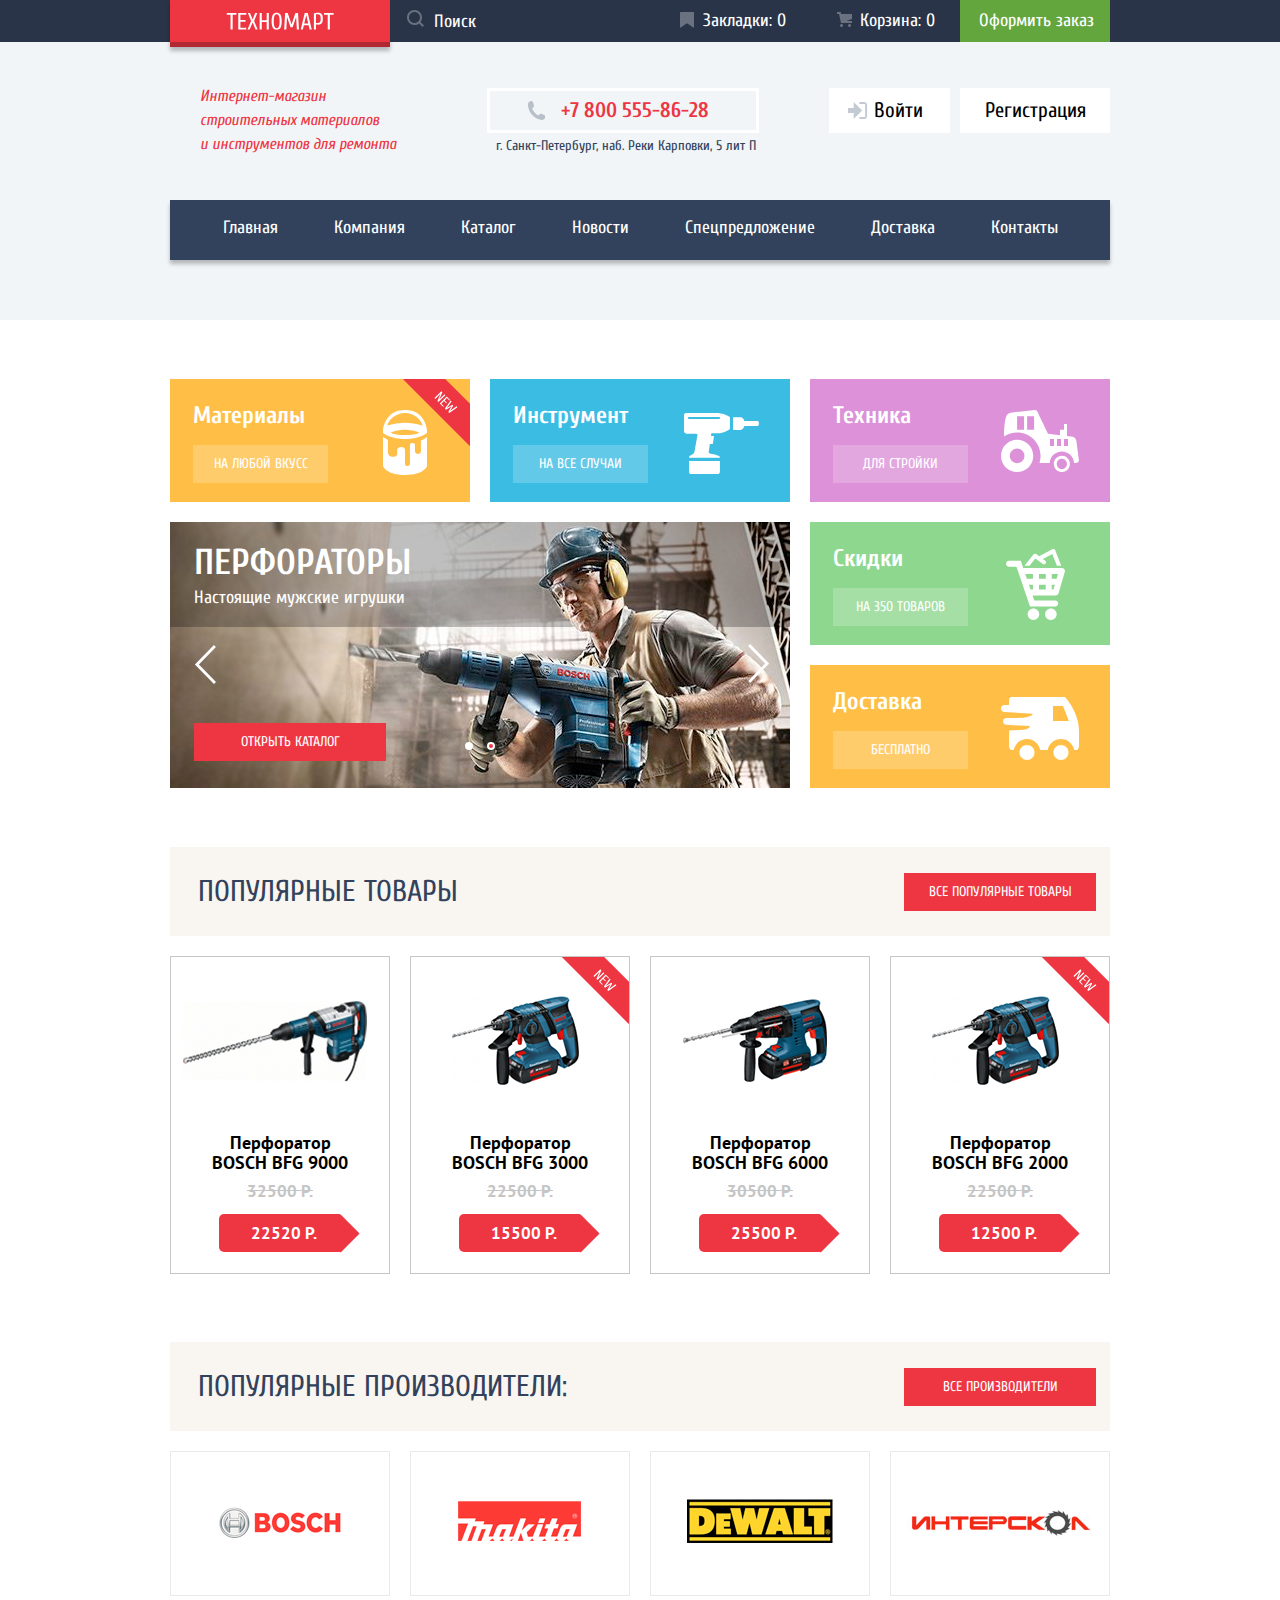
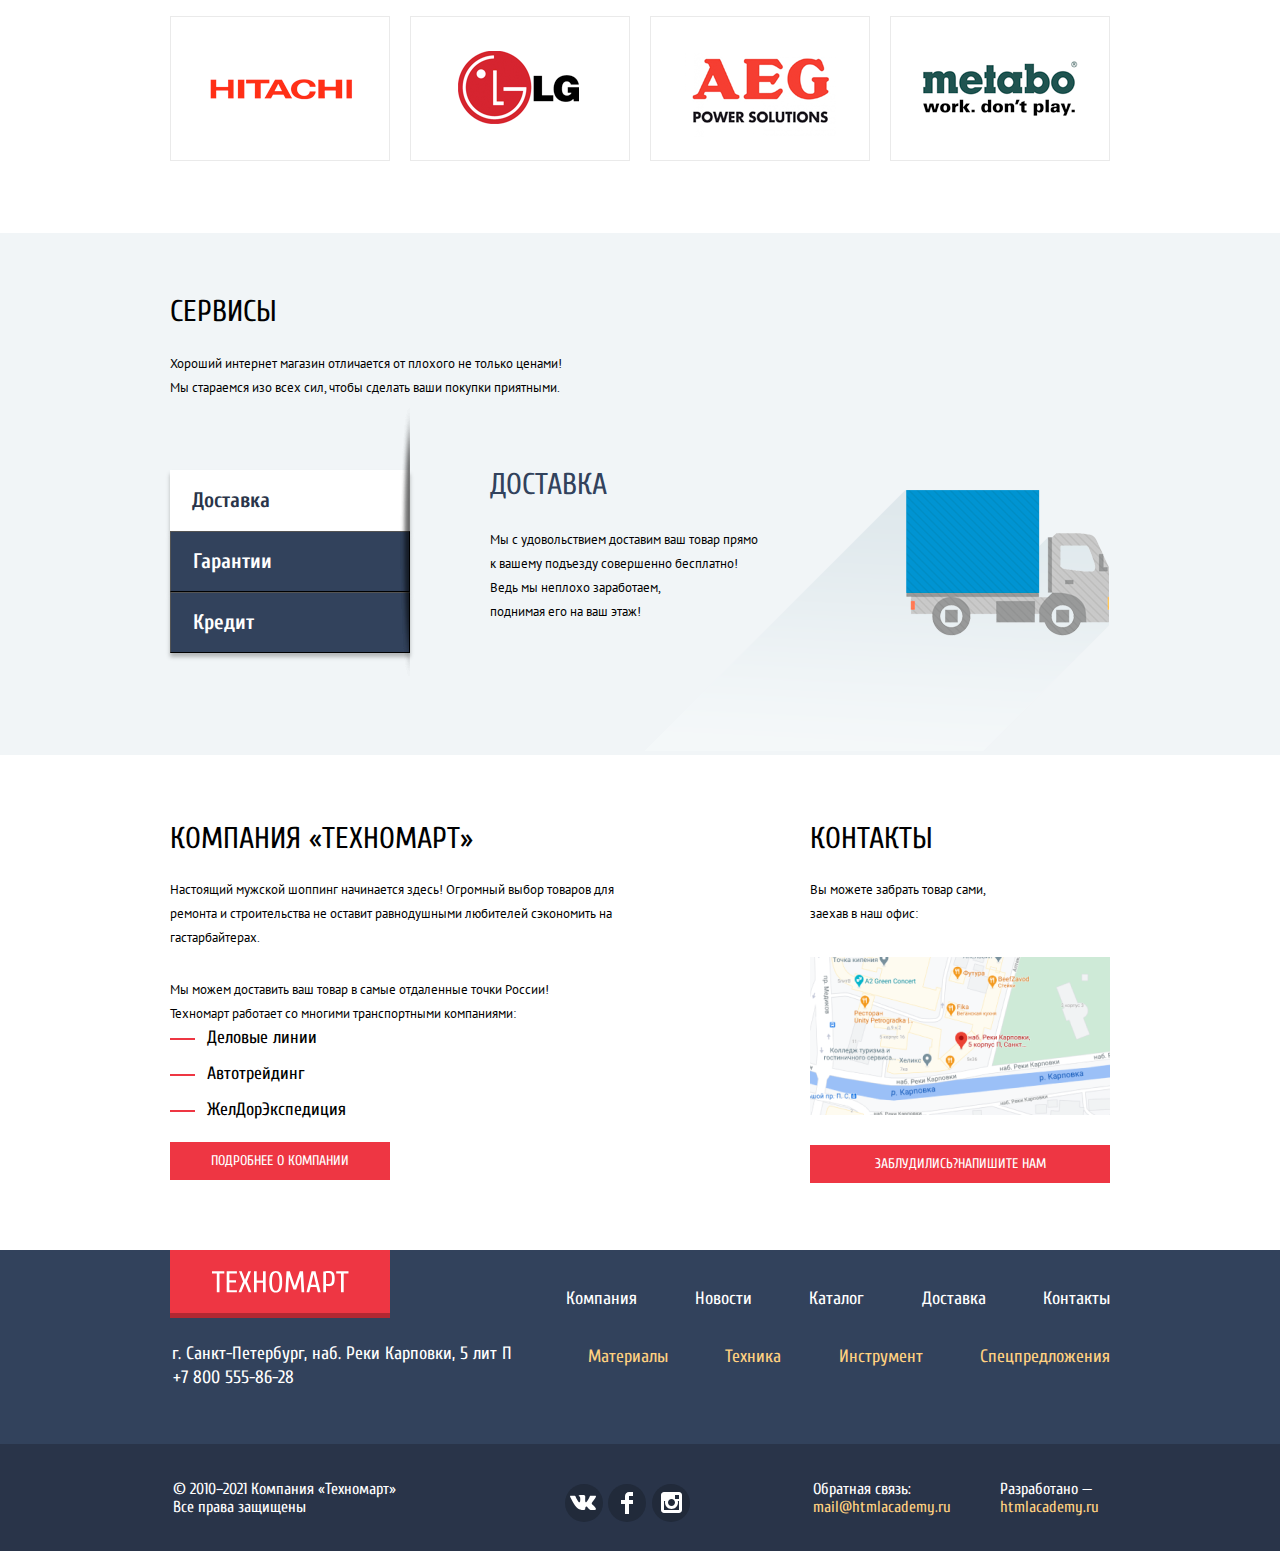
<file: index.html>
<!DOCTYPE html>
<html class="page" lang="ru">

<head>
  <meta charset="utf-8">
  <title>HTML Academy: Техномарт</title>
  <link rel="icon" href="favicon.ico">
  <link href="https://fonts.googleapis.com/css2?family=Cuprum:ital,wght@0,400;0,700;1,400&family=PT+Sans:wght@400;700&display=swap" rel="stylesheet">
  <link href="css/normalize.min.css" rel="stylesheet">
  <link href="css/style.min.css" rel="stylesheet" type="text/css">
</head>

<body class="page-body">
  <header class="main-header">
    <div class="main-header-nav">
      <div class="main-navigation center">
        <a class="main-header-logo" href="index.html">
          <img src="image/logo.svg" width="220" height="47" alt="Логотип Техномарт">
        </a>

        <form class="search" action="http://echo.htmlacademy.ru" method="post">
          <input type="text" name="search" placeholder="Поиск" id="search">
          <label for="search">
            <svg aria-hidden="true" width="17" height="17" viewBox="0 0 17 17" fill="none"
              xmlns="http://www.w3.org/2000/svg">
              <g opacity="1">
                <path fill-rule="evenodd" clip-rule="evenodd"
                  d="M13.458 12.044L17 15.586L15.586 17L12.044 13.458C10.782 14.421 9.21 15 7.5 15C3.35786 15 0 11.6421 0 7.5C0 3.35786 3.35786 0 7.5 0C11.6421 0 15 3.35786 15 7.5C15.0001 9.14309 14.4581 10.7403 13.458 12.044ZM7.5 2C4.467 2 2 4.467 2 7.5C2.00331 10.5362 4.4638 12.9967 7.5 13C10.532 13 13 10.532 13 7.5C13 4.467 10.532 2 7.5 2Z"
                  fill="white" />
              </g>
            </svg>
          </label>
        </form>


        <a class="click-icon-header bookmark" href="blank.html">Закладки: 0</a>

        <a class="click-icon-header cart" href="blank.html">Корзина: 0</a>

        <a class="place-an-order" href="blank.html">Оформить заказ</a>

      </div>
    </div>

    <div class="header-info center">
      <h1 class="phrase">Интернет-магазин
        строительных материалов
        и&nbsp;инструментов для ремонта</h1>

      <div class="header-contact">
        <a class="phone" href="tel:+78005558628">+7 800 555-86-28</a>
        <p class="address">г. Санкт-Петербург, наб. Реки Карповки, 5 лит П</p>
      </div>
      <button class="head-button get-in" type="button">Войти</button>

      <button class="head-button" type="button">Регистрация</button>
    </div>

    <nav class="navigation">
      <ul class="list">
        <li><a class="item" href="index.html">Главная</a></li>
        <li><a class="item" href="company.html">Компания</a></li>
        <li><a class="item" href="catalog.html">Каталог</a></li>
        <li><a class="item" href="news.html">Новости</a></li>
        <li><a class="item" href="specialoffer.html">Спецпредложение</a></li>
        <li><a class="item" href="delivery.html">Доставка</a></li>
        <li><a class="item" href="contacts.html">Контакты</a></li>
      </ul>
    </nav>
  </header>

  <main>
    <section class="main-content">
      <ul class="list">
        <li class="materials">
          <h2 class="name-head new">Материалы</h2>
          <button class="button" type="button">На любой вкусс</button>
        </li>

        <li class="instrumentals">
          <h2 class="name-head">Инструмент</h2>
          <button class="button" type="button">На все случаи</button>
        </li>

        <li class="technics">
          <h2 class="name-head">Техника</h2>
          <button class="button" type="button">Для стройки</button>
        </li>

        <li class="slide slide-2">
          <h2 class="name-slider">Дрели</h2>
          <p class="comments">Соседям на радость</p>
          <a href="catalog.html" class="link-as-button">Открыть каталог</a>
          <button class="button-right" type="button" aria-label="Вправо"></button>
          <button class="button-left" type="button" aria-label="Влево"></button>
          <button class="button-dot-one" type="button" aria-label="неактивный слайд"></button>
          <button class="button-dot-two" type="button" aria-label="активный слайд"></button>
        </li>

        <li class="slide slide-1">
          <h2 class="name-slider">Перфораторы</h2>
          <p class="comments">Настоящие мужские игрушки</p>
          <a href="catalog.html" class="link-as-button">Открыть каталог</a>
          <button class="button-right" type="button" aria-label="Вправо"></button>
          <button class="button-left" type="button" aria-label="Влево"></button>
          <button class="button-dot-one" type="button" aria-label="неактивный слайд"></button>
          <button class="button-dot-two dot-active" type="button" aria-label="активный слайд"></button>
        </li>


        <li class="sale">
          <h2 class="name-head">Скидки</h2>
          <button class="button" type="button">На 350 товаров</button>
        </li>

        <li class="delivery">
          <h2 class="name-head">Доставка</h2>
          <button class="button" type="button">Бесплатно</button>
        </li>
      </ul>


    </section>

    <section class="popular-goods-container center">
      <div class="popular-goods-head">
        <h2 class="popular">Популярные товары</h2>
        <a href="main.html" class="link-as-button">Все популярные товары</a>
      </div>

      <ul class="goods-cart-wrapper list">
        <li class="goods-cart" tabindex="0">
          <h3 class="name-products">Перфоратор <span class="caps">Bosch bfg 9000 </span></h3>
          <del class="old-price" aria-label="старая цена 32500 рублей">32500 Р.</del>
          <p class="price" aria-label="новая цена 22520 рублей">22520 Р.</p>
          <div class="goods-image">
            <img src="image/bfg-9000.png" width="184" height="164" alt="Перфоратор с длинным сверлом">
          </div>
          <ul class="button-section list">
            <li>
              <button class="button-buy" type="button">Купить</button>
            </li>
            <li><button class="button-bookmark" type="button">В закладки</button></li>
          </ul>
        </li>

        <li class="goods-cart" tabindex="0">
          <h3 class="name-products  new">Перфоратор <span class="caps">Bosch bfg 3000</span></h3>
          <del class="old-price" aria-label="старая цена 22500 рублей">22500 Р.</del>
          <p class="price" aria-label="новая цена 15500 рублей">15500 Р.</p>
          <div class="goods-image">
            <img src="image/bfg-3000.png" width="127" height="112" alt="Стандартный перфоратор">
          </div>
          <ul class="button-section list">
            <li>
              <button class="button-buy" type="button">Купить</button>
            </li>
            <li><button class="button-bookmark" type="button">В закладки</button></li>
          </ul>
        </li>

        <li class="goods-cart" tabindex="0">
          <h3 class="name-products">Перфоратор <span class="caps">Bosch bfg 6000</span></h3>
          <del class="old-price" aria-label="старая цена 30500 рублей">30500 Р.</del>
          <p class="price" aria-label="новая цена 25500 рублей">25500 Р.</p>
          <div class="goods-image">
            <img src="image/bfg-6000.png" width="144" height="128" alt="Средний перфоратор">
          </div>
          <ul class="button-section list">
            <li>
              <button class="button-buy" type="button">Купить</button>
            </li>
            <li><button class="button-bookmark" type="button">В закладки</button></li>
          </ul>
        </li>

        <li class="goods-cart" tabindex="0">
          <h3 class="name-products  new">Перфоратор <span class="caps">Bosch bfg 2000</span></h3>
          <del class="old-price" aria-label="старая цена 22500 рублей">22500 Р.</del>
          <p class="price" aria-label="новая цена 12500 рублей">12500 Р.</p>
          <div class="goods-image">
            <img src="image/bfg-2000.png" width="127" height="112" alt="Маленький перфоратор">
          </div>
          <ul class="button-section list">
            <li>
              <button class="button-buy" type="button">Купить</button>
            </li>
            <li><button class="button-bookmark" type="button">В закладки</button></li>
          </ul>
        </li>
      </ul>
    </section>

    <section class="center">

      <div class="popular-goods-head">
        <h2 class="popular">Популярные производители:</h2>
        <a href="main.html" class="link-as-button">Все производители</a>
      </div>

      <ul class="logo-manufacture list">
        <li>
          <a href="main.html">
            <img src="image/bosch.png" width="220" height="145" alt="логотип BOSCH">
          </a>
        </li>

        <li>
          <a href="main.html">
            <img src="image/makita.png" width="220" height="145" alt="логотип Makita">
          </a>
        </li>

        <li>
          <a href="main.html">
            <img src="image/dewalt.png" width="220" height="145" alt="логотип Dewalt">
          </a>
        </li>

        <li>
          <a href="main.html">
            <img src="image/interskol.png" width="220" height="145" alt="логотип Интерскол">
          </a>
        </li>

        <li>
          <a href="main.html">
            <img src="image/hitachi.png" width="220" height="145" alt="логотип Hitachi">
          </a>
        </li>

        <li>
          <a href="main.html">
            <img src="image/lg.png" width="220" height="145" alt="логотип Lg">
          </a>
        </li>

        <li>
          <a href="main.html">
            <img src="image/aeg.png" width="220" height="145" alt="логотип Aeg">
          </a>
        </li>

        <li>
          <a href="main.html">
            <img src="image/metabo.png" width="220" height="145" alt="логотип Metabo">
          </a>
        </li>
      </ul>
    </section>

    <section class="advantages-bg">

      <div class="advantages center">

        <h2 class="head-advantages">Сервисы</h2>

        <p class="phrase-advantages">Хороший интернет магазин отличается от плохого не только ценами!
          Мы стараемся изо всех сил, чтобы сделать ваши покупки приятными.</p>

        <ul class="button-advantages-container list">
          <li>
            <button class="button-advantages button-advantages-active" type="button">Доставка</button>
          </li>

          <li>
            <button class="button-advantages" type="button">Гарантии</button>
          </li>

          <li>
            <button class="button-advantages" type="button">Кредит</button>
          </li>
        </ul>



        <ul class="list center">
          <li class="service-container name-service-delivery">
            <h3 class="name-service">Доставка</h3>
            <p class="phrase-advantages">Мы с удовольствием доставим ваш товар прямо<br>
              к вашему подъезду совершенно бесплатно!<br>
              Ведь мы неплохо заработаем,<br>
              поднимая его на ваш этаж!</p>
          </li>

          <li class="service-container name-service-guarantee">
            <h3 class="name-service">Гарантии</h3>
            <p class="phrase-advantages">Если купленный у нас товар поломается или заискрит,<br>
              а также в случае пожара, спровоцированного его<br>
              возгоранием, вы всегда можете быть уверены в нашей<br>
              гарантии. Мы обменяем сгоревший товар на новый.<br>
              Дом уж восстановите как-нибудь сами.</p>
          </li>

          <li class="service-container name-service-debt">
            <h3 class="name-service">Кредит</h3>
            <p class="phrase-advantages">Залезть в долговую яму стало проще!<br>
              Кредитные консультанты придут вам на помощь.
            </p>
            <button class="button-other" type="button">отправить заявку</button>
          </li>
        </ul>
      </div>
    </section>

    <section class="info-contacts center">
      <div class="info">
        <h2 class="head-advantages">Компания &#171;Техномарт&#187;</h2>
        <div class="phrase-advantages">
          <p class="phrase-advantages">Настоящий мужской шоппинг начинается здесь! Огромный выбор товаров для<br>
            ремонта и строительства не оставит равнодушными любителей сэкономить на<br> гастарбайтерах.</p>
          <p class="phrase-advantages"> Мы можем доставить ваш товар в самые отдаленные точки России!<br>
            Техномарт работает со многими транспортными компаниями:</p>
        </div>
        <ul class="list">
          <li>Деловые линии</li>
          <li>Автотрейдинг</li>
          <li>ЖелДорЭкспедиция</li>
        </ul>
        <a href="main.html" class="link-as-button">Подробнее о компании</a>
      </div>

      <div class="contacts">
        <h2 class="head-advantages">Контакты</h2>
        <p class="phrase-advantages">Вы можете забрать товар сами,
          заехав в наш офис: </p>
        <a href="https://goo.gl/maps/Vp8uY98ifq2zh5rB7">
          <img src="image/map.png" width="300" height="158" alt="Карта">
        </a>
        <button class="button-other" type="button">Заблудились?напишите нам</button>
      </div>
    </section>

  </main>

  <footer class="main-footer">

    <div class="footer-phrases-up center">
      <div class="column-up-1">
        <a href="index.html" class="main-footer-logo">
          <img src="image/logo.svg" width="220" height="68" alt="Логотип Техномарт">
        </a>
        <p class="footer-phrases" aria-label="Мы находимся по адресу г. Санкт-Петербург, наб. Реки Карповки, 5 лит П">
          г. Санкт-Петербург, наб. Реки Карповки, 5 лит П</p>
        <a class="footer-phone" href="tel:+78005558628">+7 800 555-86-28</a>
      </div>

      <div class="column-up-2">
        <ul class="footer-phrases list">
          <li><a class="footer-word" href="blank.html">Компания</a></li>
          <li><a class="footer-word" href="blank.html">Новости</a></li>
          <li><a class="footer-word" href="blank.html">Каталог</a></li>
          <li><a class="footer-word" href="blank.html">Доставка</a></li>
          <li><a class="footer-word" href="blank.html">Контакты</a></li>
        </ul>

        <ul class="footer-phrases-other list">
          <li><a class="footer-word" href="blank.html">Материалы</a></li>
          <li><a class="footer-word" href="blank.html">Техника</a></li>
          <li><a class="footer-word" href="blank.html">Инструмент</a></li>
          <li><a class="footer-word" href="blank.html">Спецпредложения</a></li>
        </ul>
      </div>
    </div>

    <div class="footer-phrases-background">
      <div class="footer-phrases-down center">

        <div class="column-down-1">
          <p>© 2010–2021 Компания «Техномарт» Все права защищены</p>
        </div>


        <section class="column-down-2">
          <ul class="list">
            <li>
              <a class="social-icon" href="#">
                <img src="image/icon-vk.svg" width="27" height="15" alt="Логотип VK">
              </a>
            </li>

            <li>
              <a class="social-icon" href="#">
                <img src="image/icon-fb.svg" width="12" height="22" alt="Логотип FaceBook">
              </a>
            </li>

            <li>
              <a class="social-icon" href="#">
                <img src="image/icon-insta.svg" width="21" height="21" alt="Логотип Instagram">
              </a>
            </li>
          </ul>
        </section>


        <div class="column-down-3">
          <p> Обратная связь:
            <a class="footer-address" href="mailto:mail@htmlacademy.ru">mail@htmlacademy.ru</a>
          </p>
        </div>

        <div class="column-down-4">
          <p>Разработано —
            <a class="footer-address" href="https://htmlacademy.ru/intensive/htmlcss">htmlacademy.ru</a>
          </p>
        </div>

      </div>
    </div>
  </footer>

  <!-- >Всплывающие окно -->
  <div class="form-container">
    <form class="form center" action="https://echo.htmlacademy.ru" method="post">
      <p class="form-name">
        <label for="name">Ваше имя:</label>
        <input type="text" name="date" id="name" placeholder="Имя Фамилия">
      </p>

      <p class="form-name">
        <label for="mail">Ваш e-mail:</label>
        <input type="text" name="date" id="mail" placeholder="email@example.com">
      </p>

      <p class="send">
        <label for="letter-text">Текст письма:</label>
        <textarea name="date" id="letter-text" placeholder="В свободной форме"></textarea>
      </p>
      <div>
        <button class="button-other" type="submit">Отправить</button>
      </div>
      <button class="button-close" type="button" aria-label="закрыть"></button>
    </form>
  </div>





  <!-- Карта-->
  <section class="modal-map">
    <h2 class="visually-hidden">Как до нас добраться</h2>
    <iframe
      src="https://www.google.com/maps/embed?pb=!1m18!1m12!1m3!1d393.37043797150926!2d30.317079219692108!3d59.968169921100916!2m3!1f0!2f0!3f0!3m2!1i1024!2i768!4f13.1!3m3!1m2!1s0x4696315bc4e8ce61%3A0xe703c377f3424272!2sStudio%20212!5e0!3m2!1sru!2sru!4v1625757265088!5m2!1sru!2sru"
      width="943" height="442" allowfullscreen
      title="Офис компании по адресу набережная реки Карповки, 5, литера П, Санкт-Петербург"></iframe>
    <button class="close-map" type="button" aria-label="закрыть"></button>
  </section>


</body>

</html>
</file>
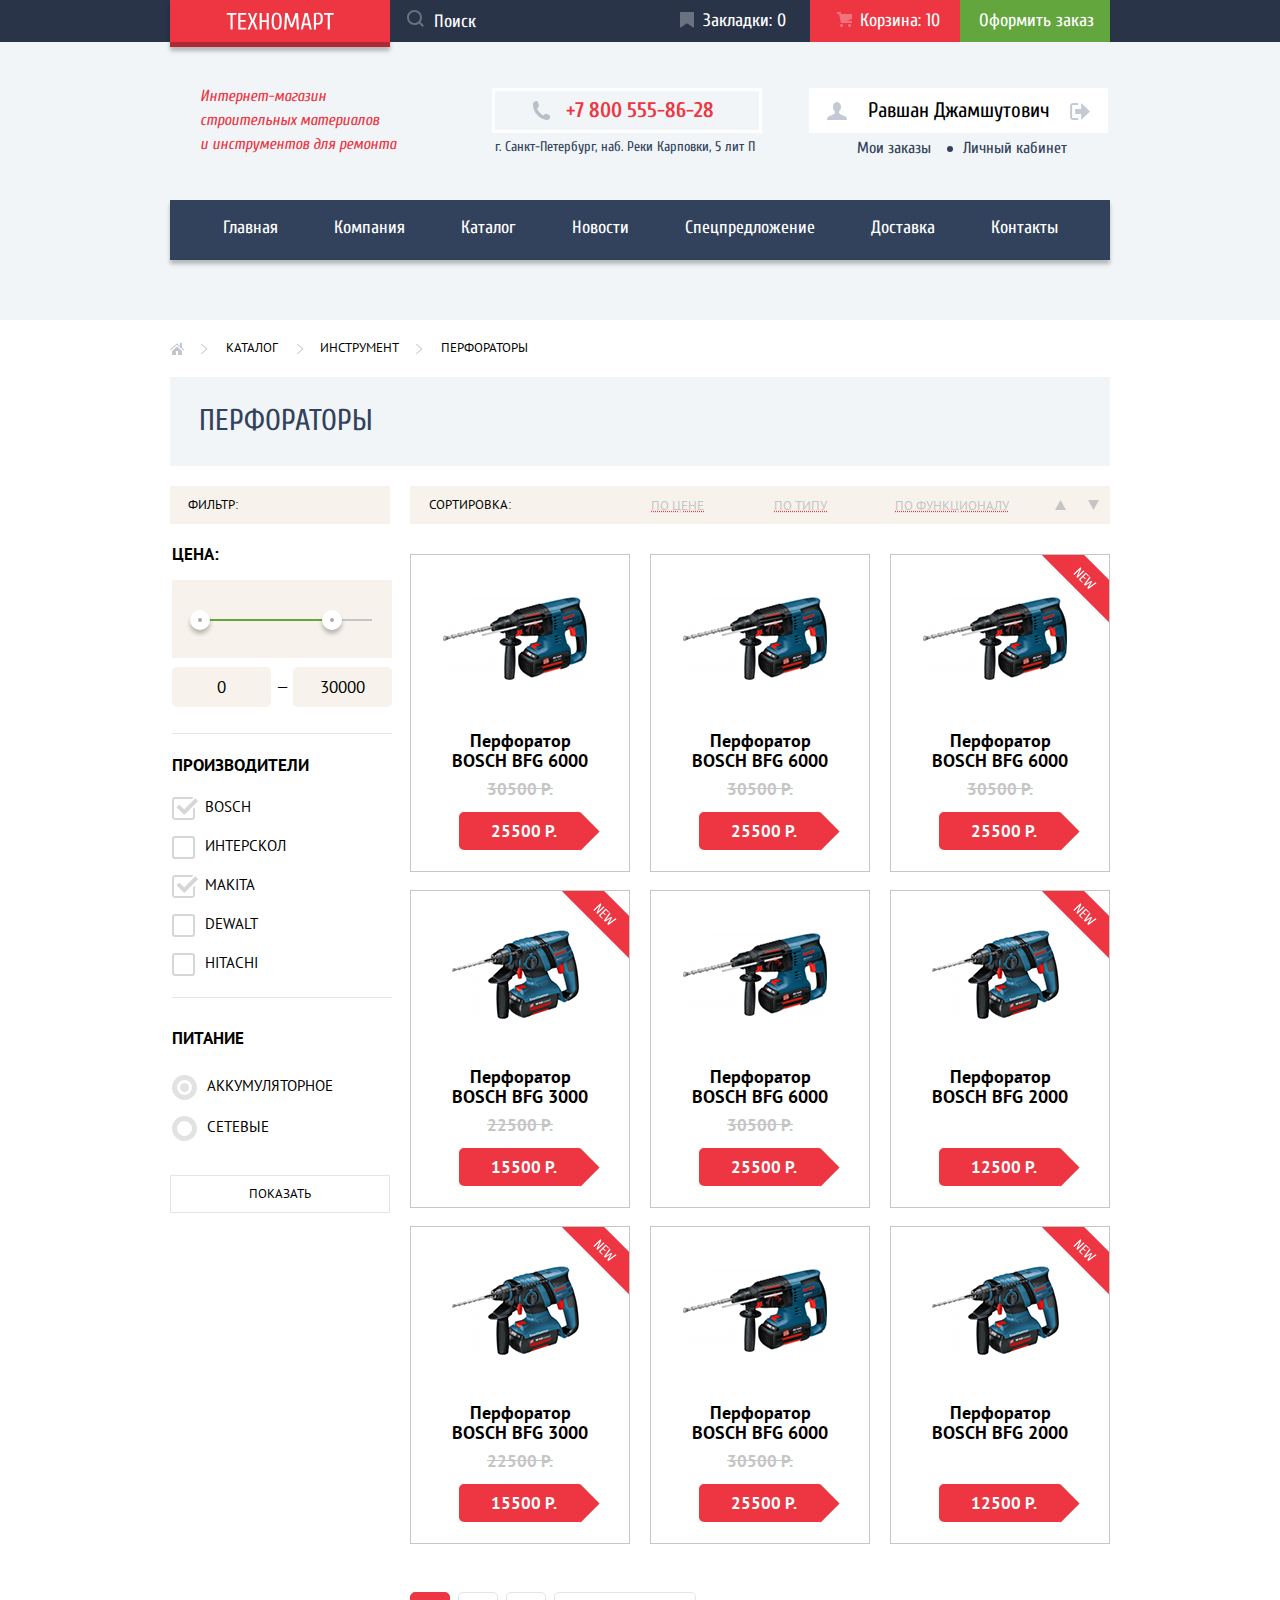
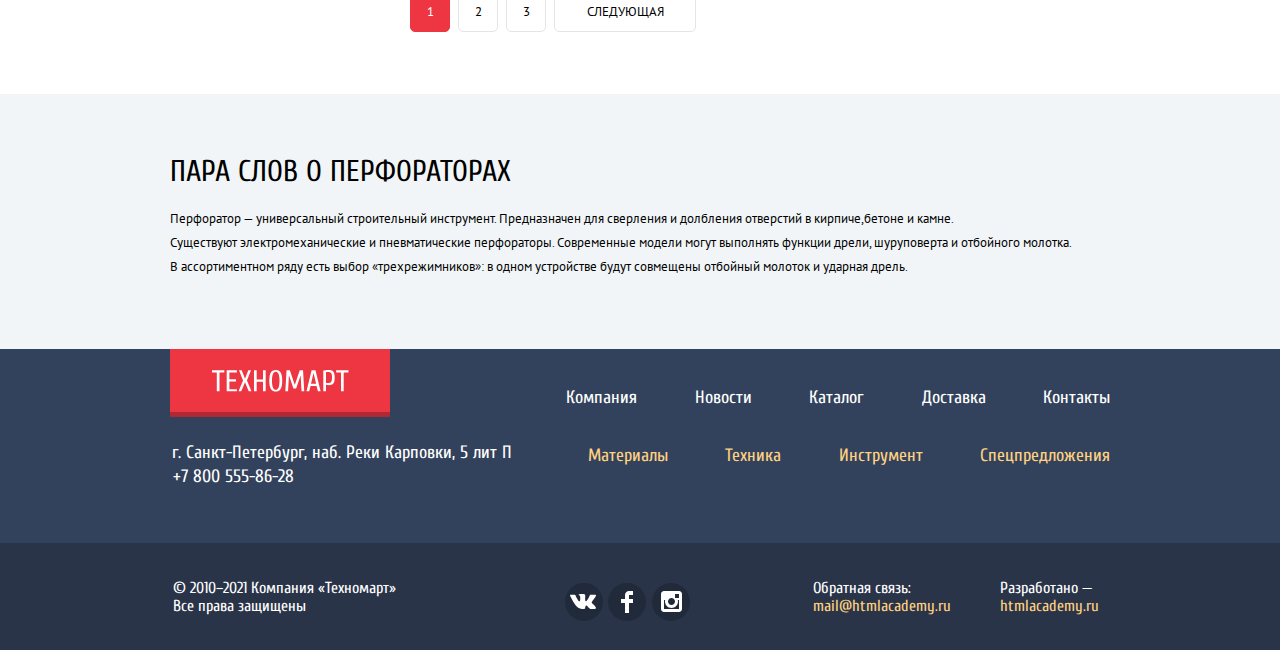
<file: catalog.html>
<!DOCTYPE html>
<html class="page" lang="ru">

<head>
  <meta charset="utf-8">
  <title>HTML Academy: Техномарт</title>
  <link rel="icon" href="favicon.ico">
  <link href="https://fonts.googleapis.com/css2?family=Cuprum:ital,wght@0,400;0,700;1,400&family=PT+Sans:wght@400;700&display=swap" rel="stylesheet">
  <link href="css/normalize.min.css" rel="stylesheet">
  <link href="css/style.min.css" rel="stylesheet" type="text/css">
</head>

<body class="page-body">
  <header class="main-header">
    <div class="main-header-nav">
      <div class="main-navigation center">
        <a class="main-header-logo" href="index.html">
          <img src="image/logo.svg" width="220" height="47" alt="Логотип Техномарт">
        </a>

        <form class="search" action="http://echo.htmlacademy.ru" method="post">
          <input type="text" name="search" placeholder="Поиск" id="search">
          <label for="search">
            <svg aria-hidden="true" width="17" height="17" viewBox="0 0 17 17" fill="none"
              xmlns="http://www.w3.org/2000/svg">
              <g opacity="1">
                <path fill-rule="evenodd" clip-rule="evenodd"
                  d="M13.458 12.044L17 15.586L15.586 17L12.044 13.458C10.782 14.421 9.21 15 7.5 15C3.35786 15 0 11.6421 0 7.5C0 3.35786 3.35786 0 7.5 0C11.6421 0 15 3.35786 15 7.5C15.0001 9.14309 14.4581 10.7403 13.458 12.044ZM7.5 2C4.467 2 2 4.467 2 7.5C2.00331 10.5362 4.4638 12.9967 7.5 13C10.532 13 13 10.532 13 7.5C13 4.467 10.532 2 7.5 2Z"
                  fill="white" />
              </g>
            </svg>
          </label>
        </form>

        <a class="click-icon-header bookmark" href="blank.html">Закладки: 0</a>

        <a class="click-icon-header cart-bg cart" href="blank.html">Корзина: 10</a>

        <a class="place-an-order" href="blank.html">Оформить заказ</a>

      </div>
    </div>

    <div class="header-info center">
      <p class="phrase">Интернет-магазин
        строительных материалов
        и&nbsp;инструментов для ремонта</p>
      <div class="header-contact-catalog">
        <a class="phone-catalog" href="tel:+78005558628">+7 800 555-86-28</a>
        <p class="address-catalog">г. Санкт-Петербург, наб. Реки Карповки, 5 лит П</p>
      </div>

      <div class="personal-container">
        <ul class="head-button-container list">
          <li>
            <a href="blank.html" class="icon-user" aria-label="ссылка на профайл"></a>
          </li>
          <li>
            <a class="head-button-catalog" href="blank.html">Равшан Джамшутович</a>
          </li>
          <li>
            <a href="blank.html" class="icon-login" aria-label="выход — на страницу деавторизации"></a>
          </li>
        </ul>
        <ul class="personal-button-wrap item list">
          <li><a class="personal-button" href="blank.html">Мои заказы</a></li>
          <li><a class="personal-button" href="blank.html">Личный кабинет</a></li>
        </ul>
      </div>
    </div>

    <nav class="navigation">
      <ul class="list">
        <li><a class="item" href="index.html">Главная</a></li>
        <li><a class="item" href="company.html">Компания</a></li>
        <li><a class="item" href="catalog.html">Каталог</a></li>
        <li><a class="item" href="news.html">Новости</a></li>
        <li><a class="item" href="specialoffer.html">Спецпредложение</a></li>
        <li><a class="item" href="delivery.html">Доставка</a></li>
        <li><a class="item" href="contacts.html">Контакты</a></li>
      </ul>
    </nav>
  </header>




  <main>
    <div class="main-catalog center">
      <ul class="step-filter list center">
        <li>
          <a href="catolog.html">Каталог</a>
        </li>
        <li>
          <a href="company.html"> Инструмент</a>
        </li>
        <li>
          <a href="company.html">Перфораторы</a>
        </li>
      </ul>

      <h1 class="popular center">Перфораторы</h1>

      <ul class="filtr list">
        <li>
          <h2 class="sort">Сортировка:</h2>
        </li>
        <li class="for-price">
          <button class="type-filtr" type="button"> По цене</button>
        </li>
        <li>
          <button class="type-filtr" type="button"> По типу</button>
        </li>
        <li>
          <button class="type-filtr" type="button"> По функционалу</button>
        </li>
        <li>
          <ul class="list">
            <li class="filtr-button">
              <button class="button-sort" type="button" aria-label="сортировка по возрастанию">
                <svg aria-hidden="true" width="11" height="10" viewBox="0 0 11 10" fill="none"
                  xmlns="http://www.w3.org/2000/svg">
                  <path d="M5.5 0L11 10L0 10" fill="#EE3643" />
                </svg>
              </button>
            </li>
            <li class="filtr-button">
              <button class="button-sort" type="button" aria-label="сортировка по убыванию">
                <svg aria-hidden="true" width="11" height="10" viewBox="0 0 11 10" fill="none"
                  xmlns="http://www.w3.org/2000/svg">
                  <path d="M5.5 10L0 0H11" fill="#C5C5C5" />
                </svg>
              </button>
            </li>
          </ul>
        </li>
      </ul>

      <p class="sort-name">Фильтр:</p>

      <form class="filtr-colum" method="get" action="http://echo.htmlacademy.ru">
        <fieldset class="filter-item">
          <legend>Цена:</legend>
          <div class="range-filter">
            <div class="range-controls">
              <div class="scale">
                <div class="bar"></div>
              </div>
              <div class="toggle toggle-min"></div>
              <div class="toggle toggle-max"></div>
            </div>
            <div class="price-controls">
              <label class="visually-hidden" for="from">От</label>
              <input type="number" name="min-price" value="0" min="0" id="from">
              <p>&mdash;</p>
              <label class="visually-hidden" for="to">До</label>
              <input type="number" name="max-price" value="30000" min="0" id="to">
            </div>
          </div>
        </fieldset>



        <fieldset class="filter-item">
          <legend class="filter-head">Производители</legend>
          <ul class="list">
            <li class="filter-names">
              <input class="visually-hidden check" type="checkbox" name="Bosch" id="filter-Bosch" checked>
              <label for="filter-Bosch">Bosch</label>
            </li>
            <li class="filter-names">
              <input class="visually-hidden check" type="checkbox" name="interscol" id="filter-interscol">
              <label for="filter-interscol">Интерскол</label>
            </li>
            <li class="filter-names">
              <input class="visually-hidden check" type="checkbox" name="Makita" id="filter-Makita" checked>
              <label for="filter-Makita"> Makita</label>
            </li>
            <li class="filter-names">
              <input class="visually-hidden check" type="checkbox" name="Dewalt" id="filter-Dewalt">
              <label for="filter-Dewalt">Dewalt</label>
            </li>
            <li class="filter-names">
              <input class="visually-hidden check" type="checkbox" name="Hitachi" id="filter-Hitachi">
              <label for="filter-Hitachi"> Hitachi</label>
            </li>
          </ul>
        </fieldset>

        <fieldset class="filter-item filter-item-radio">
          <legend class="filter-head">Питание</legend>
          <ul class="list">
            <li class="filter-names">
              <input class="visually-hidden radio" type="radio" name="radio" value="akb" id="akb" checked>
              <label for="akb">Аккумуляторное</label>
            </li>
            <li class="filter-names">
              <input class="visually-hidden radio" type="radio" name="radio" value="cable" id="cable">
              <label for="cable">Сетевые</label>
            </li>
          </ul>
        </fieldset>
        <button class="batton-show" type="submit">Показать</button>
      </form>

      <section class="popular-goods-catalog">
        <h2 class="visually-hidden">Каталог Перфораторов</h2>
        <ul class="goods-cart-wrapper list">

          <li class="goods-cart" tabindex="0">
            <h3 class="name-products">Перфоратор <span class="caps">Bosch bfg 6000</span></h3>
            <del class="old-price" aria-label="старая цена 30500 рублей">30500 Р.</del>
            <p class="price" aria-label="новая цена 25500 рублей">25500 Р.</p>
            <div class="goods-image goods-image-catalog">
              <img src="image/bfg-6000.png" width="144" height="128" alt="Средний перфоратор">
            </div>
            <ul class="button-section list">
              <li>
                <button class="button-buy" type="button">Купить</button>
              </li>
              <li><button class="button-bookmark" type="button">В закладки</button></li>
            </ul>
          </li>

          <li class="goods-cart" tabindex="0">
            <h3 class="name-products">Перфоратор <span class="caps">Bosch bfg 6000</span></h3>
            <del class="old-price" aria-label="старая цена 30500 рублей">30500 Р.</del>
            <p class="price" aria-label="новая цена 25500 рублей">25500 Р.</p>
            <div class="goods-image goods-image-catalog">
              <img src="image/bfg-6000.png" width="144" height="128" alt="Средний перфоратор">
            </div>
            <ul class="button-section list">
              <li>
                <button class="button-buy" type="button">Купить</button>
              </li>
              <li><button class="button-bookmark" type="button">В закладки</button></li>
            </ul>
          </li>

          <li class="goods-cart" tabindex="0">
            <h3 class="name-products  new">Перфоратор <span class="caps">Bosch bfg 6000</span></h3>
            <del class="old-price" aria-label="старая цена 30500 рублей">30500 Р.</del>
            <p class="price" aria-label="новая цена 25500 рублей">25500 Р.</p>
            <div class="goods-image goods-image-catalog">
              <img src="image/bfg-6000.png" width="144" height="128" alt="Средний перфоратор">
            </div>
            <ul class="button-section list">
              <li>
                <button class="button-buy" type="button">Купить</button>
              </li>
              <li><button class="button-bookmark" type="button">В закладки</button></li>
            </ul>
          </li>

          <li class="goods-cart" tabindex="0">
            <h3 class="name-products  new">Перфоратор <span class="caps">Bosch bfg 3000</span></h3>
            <del class="old-price" aria-label="старая цена 22500 рублей">22500 Р.</del>
            <p class="price" aria-label="новая цена 15500 рублей">15500 Р.</p>
            <div class="goods-image goods-image-catalog">
              <img src="image/bfg-3000.png" width="127" height="112" alt="Стандартный перфоратор">
            </div>
            <ul class="button-section list">
              <li>
                <button class="button-buy" type="button">Купить</button>
              </li>
              <li><button class="button-bookmark" type="button">В закладки</button></li>
            </ul>
          </li>

          <li class="goods-cart" tabindex="0">
            <h3 class="name-products">Перфоратор <span class="caps">Bosch bfg 6000</span></h3>
            <del class="old-price" aria-label="старая цена 30500 рублей">30500 Р.</del>
            <p class="price" aria-label="новая цена 25500 рублей">25500 Р.</p>
            <div class="goods-image goods-image-catalog">
              <img src="image/bfg-6000.png" width="144" height="128" alt="Средний перфоратор">
            </div>
            <ul class="button-section list">
              <li>
                <button class="button-buy" type="button">Купить</button>
              </li>
              <li><button class="button-bookmark" type="button">В закладки</button></li>
            </ul>
          </li>

          <li class="goods-cart" tabindex="0">
            <h3 class="name-products  new">Перфоратор <span class="caps">Bosch bfg 2000</span></h3>
            <del class="old-price visible" aria-label="старая цена 22500 рублей">22500 Р.</del>
            <p class="price" aria-label="новая цена 12500 рублей">12500 Р.</p>
            <div class="goods-image goods-image-catalog">
              <img src="image/bfg-2000.png" width="127" height="112" alt="Маленький перфоратор">
            </div>
            <ul class="button-section list">
              <li>
                <button class="button-buy" type="button">Купить</button>
              </li>
              <li><button class="button-bookmark" type="button">В закладки</button></li>
            </ul>
          </li>

          <li class="goods-cart" tabindex="0">
            <h3 class="name-products  new">Перфоратор <span class="caps">Bosch bfg 3000</span></h3>
            <del class="old-price" aria-label="старая цена 22500 рублей">22500 Р.</del>
            <p class="price" aria-label="новая цена 15500 рублей">15500 Р.</p>
            <div class="goods-image goods-image-catalog">
              <img src="image/bfg-3000.png" width="127" height="112" alt="Стандартный перфоратор">
            </div>
            <ul class="button-section list">
              <li>
                <button class="button-buy" type="button">Купить</button>
              </li>
              <li><button class="button-bookmark" type="button">В закладки</button></li>
            </ul>
          </li>


          <li class="goods-cart" tabindex="0">
            <h3 class="name-products">Перфоратор <span class="caps">Bosch bfg 6000</span></h3>
            <del class="old-price" aria-label="старая цена 30500 рублей">30500 Р.</del>
            <p class="price" aria-label="новая цена 25500 рублей">25500 Р.</p>
            <div class="goods-image goods-image-catalog">
              <img src="image/bfg-6000.png" width="144" height="128" alt="Средний перфоратор">
            </div>
            <ul class="button-section list">
              <li>
                <button class="button-buy" type="button">Купить</button>
              </li>
              <li><button class="button-bookmark" type="button">В закладки</button></li>
            </ul>
          </li>

          <li class="goods-cart" tabindex="0">
            <h3 class="name-products  new">Перфоратор <span class="caps">Bosch bfg 2000</span></h3>
            <del class="old-price visible" aria-label="старая цена 22500 рублей">22500 Р.</del>
            <p class="price" aria-label="новая цена 12500 рублей">12500 Р.</p>
            <div class="goods-image goods-image-catalog">
              <img src="image/bfg-2000.png" width="127" height="112" alt="Маленький перфоратор">
            </div>
            <ul class="button-section list">
              <li>
                <button class="button-buy" type="button">Купить</button>
              </li>
              <li><button class="button-bookmark" type="button">В закладки</button></li>
            </ul>
          </li>

        </ul>


        <ul class="popular-goods-buttons list">
          <li>
            <a href="main.html" class="button-page button-active-page" aria-label="номер страницы 1">1</a>
          </li>
          <li>
            <a href="main.html" class="button-page" aria-label="номер страницы 2">2</a>
          </li>
          <li>
            <a href="main.html" class="button-page" aria-label="номер страницы 3">3</a>
          </li>
          <li>
            <a href="main.html" class="batton-show button-page" aria-label="следующая страница">Следующая</a>
          </li>
        </ul>
      </section>
    </div>


    <section class="advantages-bg-catalog">
      <div class="advantages-catalog center">
        <h2 class="head-advantages center">Пара слов о перфораторах</h2>
        <p class="phrase-advantages center">Перфоратор — универсальный строительный инструмент. Предназначен для
          сверления и долбления отверстий в кирпиче,бетоне и камне.<br>
          Существуют электромеханические и пневматические перфораторы. Современные модели могут выполнять функции дрели,
          шуруповерта и отбойного молотка.<br>
          В ассортиментном ряду есть выбор «трехрежимников»: в одном устройстве будут совмещены отбойный молоток и
          ударная дрель.
        </p>
      </div>
    </section>

  </main>


  <footer class="main-footer">

    <div class="footer-phrases-up center">
      <div class="column-up-1">
        <a href="index.html" class="main-footer-logo">
          <img src="image/logo.svg" width="220" height="68" alt="Логотип Техномарт">
        </a>
        <p class="footer-phrases" aria-label="Мы находимся по адресу г. Санкт-Петербург, наб. Реки Карповки, 5 лит П">
          г. Санкт-Петербург, наб. Реки Карповки, 5 лит П</p>
        <a class="footer-phone" href="tel:+78005558628">+7 800 555-86-28</a>
      </div>

      <div class="column-up-2">
        <ul class="footer-phrases list">
          <li><a class="footer-word" href="blank.html">Компания</a></li>
          <li><a class="footer-word" href="blank.html">Новости</a></li>
          <li><a class="footer-word" href="blank.html">Каталог</a></li>
          <li><a class="footer-word" href="blank.html">Доставка</a></li>
          <li><a class="footer-word" href="blank.html">Контакты</a></li>
        </ul>

        <ul class="footer-phrases-other list">
          <li><a class="footer-word" href="blank.html">Материалы</a></li>
          <li><a class="footer-word" href="blank.html">Техника</a></li>
          <li><a class="footer-word" href="blank.html">Инструмент</a></li>
          <li><a class="footer-word" href="blank.html">Спецпредложения</a></li>
        </ul>
      </div>
    </div>

    <div class="footer-phrases-background">
      <div class="footer-phrases-down center">

        <div class="column-down-1">
          <p>© 2010–2021 Компания «Техномарт» Все права защищены</p>
        </div>

        <section class="column-down-2">
          <ul class="list">
            <li>
              <a class="social-icon" href="#">
                <img src="image/icon-vk.svg" width="27" height="15" alt="Логотип VK">
              </a>
            </li>

            <li>
              <a class="social-icon" href="#">
                <img src="image/icon-fb.svg" width="12" height="22" alt="Логотип FaceBook">
              </a>
            </li>

            <li>
              <a class="social-icon" href="#">
                <img src="image/icon-insta.svg" width="21" height="21" alt="Логотип Instagram">
              </a>
            </li>
          </ul>
        </section>


        <div class="column-down-3">
          <p> Обратная связь:
            <a class="footer-address" href="mailto:mail@htmlacademy.ru">mail@htmlacademy.ru</a>
          </p>
        </div>

        <div class="column-down-4">
          <p>Разработано —
            <a class="footer-address" href="https://htmlacademy.ru/intensive/htmlcss">htmlacademy.ru</a>
          </p>
        </div>

      </div>
    </div>
  </footer>

  <!-- >Всплывающие окно -->
  <section class="form-container-catalog">
    <div class="form-catalog">
      <h1>Товар добавлен в корзину!</h1>
      <ul class="list">
        <li>
          <button class="button-other" type="button">Оформить заказ</button>
        </li>
        <li>
          <button class="button-other-white" type="button">Продолжить покупки</button>
        </li>
        <li>
          <button class="button-close-catalog" type="button" aria-label="закрыть"></button>
        </li>
      </ul>
    </div>
  </section>

</body>

</html>
</file>
<file: css/style.min.css>
:root{--dark-blue:#161D29;--basic-blue:#293449;--basic-light-blue:#32425C;--basic-green:#63A63E;--basic-light-green:#5FBB2D;--basic-dark-green:#518534;--basic-red:#EE3643;--basic-red-button-hover:#CA2C37;--basic-red-button-focus:#BA2732;--basic-beige:#F9F5F0;--basic-beige-bg:#F1F5F7;--basic-white:#ffffff;--miidle-beige:#F7F3EC;--basic-grey:#C5C5C5;--special-yellow:#FFBF47;--light-blue:#3BBCE3;--basic-pink:#DC91D8;--light-green:#8ED78F;--basic-gold:#FFD180;--basic-black:#000000;--light-black:#161D29;--basic-transparent:#ffffff34;--basic-dark-transparent:#ffffff1c;--basic-light-orange-transperent:#b4b3b35e;--basic-button-buy-shadow:#367315;--basic-card-shadow:rgba(0, 0, 0, 0.15);--basic-logo-shadow:rgba(0, 0, 0, 0.25);--icon-background:#212A3A;--input-color-font:rgba(169, 169, 169, 1);--button-color-border:rgba(229, 229, 229, 1);--button-color-border-hover:rgba(197, 197, 197, 1);--color-scale:#C5C5C5;--color-bar:rgba(99, 166, 62, 1);--color-toogle:rgba(171, 171, 171, 1);--basic-disabled:#b5b5b5}.visually-hidden{position:absolute;width:1px;height:1px;margin:-1px;border:0;padding:0;clip-path:inset(100%);clip:rect(0 0 0 0);overflow:hidden}.visible{visibility:hidden}.page-body{margin:0;padding:0;font-family:"Cuprum",Arial,sans-serif;font-size:18px;line-height:24px;font-weight:400;min-height:100%;display:grid;grid-template-rows:min-content 1fr min-content;align-content:start}.center{margin:0 auto;width:940px;padding:0 10px}.list{list-style:none;margin:0;padding:0}.button-other,.link-as-button{color:var(--basic-white);background-color:var(--basic-red);font-size:14px;line-height:18px;text-transform:uppercase;font-weight:400;min-width:192px;min-height:38px;border:0;cursor:pointer}.link-as-button{text-decoration:none;margin-left:24px;display:flex;justify-content:center;align-items:center}.popular-goods-head .link-as-button{margin-right:14px}.button-other:hover,.link-as-button:hover{background-color:var(--basic-red-button-hover)}.button-other:focus,.link-as-button:focus{background-color:var(--basic-red-button-focus)}.search{display:flex;align-items:center;flex-direction:row-reverse;margin:0;padding:0;height:42px;flex-grow:1;background-color:var(--basic-blue)}.search input::placeholder{color:var(--basic-white)}.search path{opacity:.3}.search:hover path{fill:var(--basic-white);opacity:1}.search svg{padding:17px 8px 15px 17px}.search input{height:42px;border:0;box-sizing:border-box;outline:0;width:200px;background-color:transparent;flex-grow:1}.search input:focus+label path{fill:var(--basic-red);opacity:1}.search input:focus,.search input:focus+label{background-color:var(--basic-white)}.bookmark::after,.cart::after{content:"";position:absolute;background-image:url(../image/icon-bookmark.svg);background-repeat:no-repeat;width:14px;height:16px;left:20px;top:12px;opacity:.3}.cart::after{background-image:url(../image/icon-cart.svg);width:15px;height:15px;left:27px}.bookmark:hover::after,.cart:hover::after,.get-in:hover::after{opacity:1}.main-navigation{display:flex;flex-wrap:wrap;color:var(--basic-white);min-height:42px}.main-header-logo{min-width:220px;height:47px;padding-bottom:0;box-shadow:0 4px 4px 0 var(--basic-logo-shadow)}.main-header-logo img{min-width:108px;height:18px;padding-top:12px;padding-bottom:17px;background-color:var(--basic-red);box-shadow:0 -5px 0 0 var(--basic-logo-shadow) inset}.main-header-logo img:active{background-color:var(--basic-red-button-focus)}.click-icon-header{position:relative;text-decoration:none;height:100%;width:150px;padding:9px 12px 9px 43px;box-sizing:border-box}.main-navigation a:nth-of-type(3){padding-left:50px;padding-right:12px}.click-icon-header:active,.click-icon-header:focus{background-color:var(--light-black);color:var(--basic-grey)}.main-navigation a,.place-an-order{color:var(--basic-white)}.place-an-order{background-color:var(--basic-green);border:0;text-decoration:none;width:150px;height:100%;padding:9px 16px 9px 19px;box-sizing:border-box}.place-an-order:hover{background-color:var(--basic-light-green)}.place-an-order:focus{color:var(--basic-grey)}.phone,.phone-catalog,.phrase{color:var(--basic-red);position:relative}.phrase{font-size:16px;font-style:italic;font-weight:400;line-height:24px;width:200px;min-height:71px;margin-left:30px;margin-top:37px;margin-bottom:44px;flex-grow:.7}.phone,.phone-catalog{font-size:21px;font-style:normal;font-weight:700;line-height:30px;text-decoration:none;min-height:30px;border:3px solid var(--basic-white)}.phone{min-width:146px;padding:4px 47px 5px 71px;margin-left:87px}.phone-catalog{width:170px;padding:4px 23px 5px 71px;margin-left:25px}.get-in::after,.phone-catalog::after,.phone::after{content:"";position:absolute;background-image:url(../image/icon-phone.svg);background-repeat:no-repeat;width:18px;height:19px;left:37px;top:10px}.head-button{color:var(--basic-black);font-size:21px;line-height:21px;background-color:var(--basic-white);border:0;margin-top:41px;height:min-content;padding:12px 24px;cursor:pointer}.get-in{min-width:49px;min-height:21px;padding:12px 27px 12px 45px;margin-left:70px;position:relative}.get-in::after{background-image:url(../image/icon-login-main.svg);width:20px;height:17px;left:19px;top:14px;opacity:.3}.get-in:active::after{opacity:.3}.head-button:hover{color:var(--basic-red)}.head-button:focus{color:var(--basic-grey)}.personal-container{display:flex;flex-wrap:wrap;flex-direction:column;justify-content:flex-start;align-items:center;min-width:186px;min-height:21px;padding:0;margin:41px 0 0;position:relative;flex-grow:2}.head-button-catalog,.head-button-container{background-color:var(--basic-white);text-decoration:none;color:var(--basic-black)}.head-button-container{display:flex;flex-wrap:wrap;justify-content:center;align-items:center;width:299px;min-height:45px;box-sizing:border-box;margin-left:45px;position:relative}.head-button-catalog{font-size:21px;width:186px;min-height:21px;margin-left:21px;margin-right:20px}.icon-login,.icon-user{display:block;background:0 0;border:0;width:20px;opacity:.3;cursor:pointer}.icon-user{content:"";background-image:url(../image/icon-user.svg);height:18px}.icon-login{background-image:url(../image/icon-login.svg);height:17px;margin-top:2px}.icon-login:hover,.icon-user:hover{opacity:1}.head-button-catalog:focus,.icon-login:focus,.icon-user:focus{opacity:.3}.personal-button-wrap{display:flex;flex-wrap:wrap;width:210px;min-height:18px;justify-content:space-between;margin-left:52px;position:relative;margin-top:3px}.personal-button{font-size:16px;line-height:18px;text-decoration:none;color:var(--basic-light-blue);margin-left:0}.personal-button-wrap::after{content:"";position:absolute;background-color:var(--basic-light-blue);background-repeat:no-repeat;width:6px;height:6px;border-radius:50%;top:10px;left:90px}.personal-button:hover{color:var(--basic-red)}.personal-button:focus{color:var(--basic-grey)}.navigation{width:940px;min-height:60px;margin:0 auto 60px;display:flex;flex-wrap:wrap;align-items:center;justify-content:center;background-color:var(--basic-light-blue);box-shadow:0 4px 4px 0 var(--basic-logo-shadow)}.navigation ul{display:flex;flex-wrap:wrap;justify-content:stretch}.navigation .item{display:block;padding:16px 28px 20px;cursor:pointer}.navigation .item:hover{background-color:var(--light-black)}.navigation .item:focus{color:var(--basic-grey);background-color:var(--light-black)}.navigation a{color:var(--basic-white);text-decoration:none}.cart-bg{background-color:var(--basic-red)}.cart-bg:hover{background-color:var(--basic-red-button-hover)}.cart-bg:focus{background-color:var(--basic-red-button-focus)}.delivery,.instrumentals,.materials,.sale,.technics{background-color:var(--special-yellow);list-style:none;min-width:300px;min-height:123px;position:relative}.materials::after,.new::after{content:"";position:absolute;background-image:url(../image/jar.svg);background-repeat:no-repeat;width:44px;height:65px;right:43px;top:31px;opacity:1}.new::after{background-image:url(../image/new.svg);width:70px;height:70px;right:0;top:0;z-index:3}.delivery,.instrumentals,.sale,.technics{background-color:var(--light-blue)}.delivery::after,.instrumentals::after,.sale::after,.technics::after{content:"";position:absolute;background-image:url(../image/drill.svg);background-repeat:no-repeat;width:75px;height:61px;right:31px;top:34px;opacity:1}.delivery,.sale,.technics{background-color:var(--basic-pink)}.delivery::after,.sale::after,.technics::after{background-image:url(../image/track.svg);width:78px;height:62px;top:31px}.delivery,.sale{background-color:var(--light-green)}.delivery::after,.sale::after{background-image:url(../image/cartbig.svg);width:59px;height:72px;right:45px;top:26px}.delivery{background-color:var(--special-yellow)}.delivery::after{background-image:url(../image/car.svg);width:78px;height:63px;right:31px;top:32px}.button,.name-head{color:var(--basic-white)}.name-head{font-size:24px;font-weight:700;font-style:normal;line-height:30px;padding-left:23px;margin-bottom:14px;margin-top:22px}.button{background:var(--basic-transparent);font-size:14px;line-height:18px;text-transform:uppercase;border:0;margin-left:23px;padding:0;cursor:pointer}.button:hover{background:var(--basic-dark-transparent)}.button:focus{background:var(--basic-light-orange-transperent)}.name-slider,.popular{text-transform:uppercase}.name-slider{font-size:36px;line-height:36px;font-weight:700;font-style:normal;color:var(--basic-white);min-width:240px;min-height:36px;margin-top:23px;margin-bottom:5px;margin-left:24px;padding:0}.popular{color:var(--basic-light-blue);font-size:30px;line-height:30px;font-weight:400;margin:0;padding:0 0 0 28px}.logo-manufacture{display:grid;grid-template-columns:220px 220px 220px 220px;gap:20px;width:940px;grid-template-rows:145px;margin-bottom:65px}.logo-manufacture .popular-goods-head{width:367px;min-height:30px;margin:0}.logo-manufacture img:hover{box-shadow:0 4px 4px 0 var(--basic-logo-shadow)}.logo-manufacture a:focus{opacity:.5;box-shadow:0 4px 4px 0 var(--basic-logo-shadow)}.name-products,.old-price{font-family:"PT Sans",Arial,sans-serif;font-weight:700}.name-products{font-size:18px;line-height:20px;color:var(--basic-black);width:157px;min-height:41px;display:block;text-align:center;order:1;padding:0;margin:2px 0 8px;flex-shrink:1}.old-price{font-size:17px;line-height:18px;color:var(--basic-grey)}.name-service{display:block;color:var(--basic-light-blue);text-transform:uppercase;font-size:30px;line-height:30px;font-weight:400;margin:-2px 0 28px}.advantages ul:last-of-type{margin-top:70px}.phrase-advantages{font-family:"PT Sans",Arial,sans-serif;font-size:13px;line-height:24px;font-weight:400;width:400px;min-height:49px;grid-column:1/-1;grid-row:2;margin:0;padding:0}.advantages .phrase-advantages{display:block;padding:0;min-height:49px}.button-advantages-container{display:flex;flex-wrap:wrap;flex-direction:column;justify-content:flex-start;padding-top:68px;width:min-content;min-height:min-content;grid-column:1;grid-row:3;position:relative}.button-advantages{background-color:var(--basic-light-blue);color:var(--basic-white);font-size:21px;line-height:30px;font-weight:700;width:240px;min-height:61px;box-shadow:0 4px 4px 0 var(--basic-logo-shadow);border-width:1px;cursor:pointer;text-align:left;padding-left:22px;box-sizing:border-box}.button-advantages::after{content:"";position:absolute;background-image:url(../image/shadow-for-button-avant.png);background-repeat:no-repeat;width:10px;height:279px;top:0;left:230px}.button-advantages:hover{background-color:var(--basic-blue);border:0}.button-advantages-active,.button-advantages-active:hover{background-color:var(--basic-white);color:var(--basic-blue);border:0}.head-advantages,.step-filter a{text-transform:uppercase;color:var(--basic-black)}.head-advantages{display:flex;flex-wrap:wrap;font-size:30px;line-height:30px;font-weight:400;min-height:30px;grid-column:1/-1;grid-row:1;margin-top:64px;margin-bottom:25px;min-width:107px}.step-filter a{font-size:13px;line-height:18px;text-decoration:none;font-family:"PT Sans",Arial,sans-serif;padding-left:42px}.step-filter a,.step-filter li{position:relative}.step-filter li:first-child::before{content:"";position:absolute;background-image:url(../image/icon-right-small.svg);background-repeat:no-repeat;width:8px;height:12px;top:8px;right:70px}.step-filter li:nth-child(2)::before{content:"";position:absolute;background-image:url(../image/icon-right-small.svg);background-repeat:no-repeat;width:8px;height:12px;top:8px;right:95px}.step-filter li:last-child::before{content:"";position:absolute;background-image:url(../image/icon-right-small.svg);background-repeat:no-repeat;width:8px;height:12px;top:8px;right:105px}.step-filter li:first-of-type{padding-left:14px}.sort,.sort-name{font-size:13px;line-height:18px;font-family:"PT Sans",Arial,sans-serif;background-color:var(--miidle-beige);text-transform:uppercase}.sort{font-weight:400;min-height:38px;margin-top:0}.sort-name{display:block;height:min-content;width:220px;padding:10px 151px 10px 18px;margin:0;box-sizing:border-box}.range-filter{width:220px;padding:0}.filter-item{margin-top:0;padding:0;border:0;min-height:170px;border-bottom:1px solid var(--button-color-border)}.filter-item:nth-of-type(2){margin-top:16px}.filter-item label{position:relative;padding-left:33px;cursor:pointer}.check:checked+label:hover::after,.filter-item label:hover::before,.radio:checked+label:hover::after{opacity:1}.check:focus-within+label,.radio:focus+label{outline:1px solid #000}.check:disabled+label,.radio:disabled+label{opacity:.5}.filter-item label::before{position:absolute;content:"";width:19px;height:19px;border:2px solid var(--basic-grey);border-radius:3px;top:0;left:0;opacity:.7}.check:checked+label::before{opacity:0}.check:checked+label::after{position:absolute;content:"";background-image:url(../image/checkbox-on.svg);width:26px;height:23px;top:0;left:0;border-image:2px solid var(--special-yellow);opacity:.7}.filter-item-radio label{position:relative;padding-left:35px}.filter-item-radio label::before{position:absolute;content:"";width:15px;height:15px;border:5px solid var(--basic-grey);border-radius:50%;top:-1px;left:0;opacity:.5}.radio:checked+label::after{position:absolute;content:"";background-color:var(--basic-grey);width:9px;height:9px;top:7px;left:8px;border-radius:50%;opacity:.5}.filter-item:nth-of-type(2) legend{margin-bottom:17px}.filter-item:nth-of-type(2) li{margin-bottom:20px}.filter-item:nth-of-type(2) li:last-of-type{margin-bottom:25px}.filter-item:nth-of-type(3){margin-top:7px;border-bottom:none}.filter-item:nth-of-type(3) legend{padding-top:18px;margin-bottom:23px}.filter-item:nth-of-type(3) li{margin-bottom:22px}.filtr-colum button{width:220px;min-height:38px;font-family:"PT Sans",Arial,sans-serif;text-transform:uppercase;font-size:13px;line-height:18px;border-radius:0;border:1px solid var(--button-color-border)}.filter-item legend,.price-controls input{font-family:"PT Sans",Arial,sans-serif;font-size:17px}.filter-item legend{width:152px;min-height:30px;text-transform:uppercase;line-height:30px;text-decoration:none;font-weight:700}.filter-item ul{display:flex;flex-direction:column;width:220px}.range-controls{height:39px;background-color:var(--miidle-beige);margin-bottom:9px;margin-top:11px;padding:39px 20px 0;position:relative}.range-controls .bar{width:80%;height:2px;background-color:var(--color-bar)}.range-controls .toggle{position:absolute;top:30px;left:0;width:4px;height:4px;padding:0;border:8px solid var(--basic-white);background-color:var(--color-toogle);border-radius:50%;box-shadow:0 4px 4px 0 var(--basic-logo-shadow)}.range-controls .toggle-min{left:18px}.range-controls .toggle-max{left:150px}.range-controls .scale{height:2px;background:var(--color-scale)}.price-controls{min-height:38px;display:flex;flex-wrap:wrap;justify-content:space-between;margin-bottom:26px}.price-controls input{width:95px;height:38px;text-align:center;color:var(--basic-black);border:0;border-radius:5px;background-color:var(--miidle-beige);line-height:18px}.price-controls label{padding:0}input[type=number]::-webkit-inner-spin-button,input[type=number]::-webkit-outer-spin-button{-webkit-appearance:none;margin:0}input[type=number]{-moz-appearance:textfield}input[type=number]:focus,input[type=number]:hover{-moz-appearance:number-input}.filtr .type-filtr,.price-controls p{font-family:"PT Sans",Arial,sans-serif;line-height:18px;padding:0}.price-controls p{display:block;width:20px;height:18px;text-align:center;color:var(--basic-black);border:0;font-size:16px;margin:10px 0 0}.filtr,.filtr ul{display:flex;align-items:center}.filtr{height:min-content;background-color:var(--miidle-beige);flex-wrap:wrap;grid-column:2/-1;grid-row:3;padding:0;margin:0 0 30px}.filtr button{background:0 0;border:0}.filtr .type-filtr{text-transform:uppercase;font-size:13px;color:var(--basic-grey);text-decoration:underline;text-decoration-style:dotted;text-decoration-color:var(--basic-red)}.filtr ul{width:60px;justify-content:space-between}.for-price{margin-right:70px;margin-left:140px}.filtr li:nth-child(3){margin-right:68px}.filtr li:nth-child(4){margin-right:40px}.filtr h2{display:flex;align-items:center;margin:0;padding:0 0 0 19px}.filtr-button{padding:0;width:25px;height:25px;margin:0 10px 0 0}.button-sort:active path{fill:var(--basic-red)}.filtr path{fill:var(--basic-grey);cursor:pointer}.filtr path:hover{fill:var(--basic-black)}.filtr path:active{fill:var(--basic-red)}.type-filtr:hover{color:var(--basic-black);text-decoration:underline;text-decoration-color:var(--basic-red);cursor:pointer}.type-filtr:active{color:var(--basic-red);cursor:pointer}.filter-head,.filter-names{font-family:"PT Sans",Arial,sans-serif}.filter-head{font-size:17px;line-height:30px;font-weight:700}.filter-names{font-size:15px;line-height:19px;text-transform:uppercase}.batton-show,.button-page,.price-range{font-family:"PT Sans",Arial,sans-serif;font-size:17px;line-height:18px}.batton-show,.button-page{background-color:var(--basic-white);font-size:13px;text-transform:uppercase;border-radius:5px}.button-page{display:flex;justify-content:center;align-items:center;border:1px solid var(--button-color-border);min-width:38px;min-height:38px;margin-right:8px;cursor:pointer;text-decoration:none;color:var(--basic-black)}.batton-show{width:140px}.batton-show:active{border-color:var(--basic-red-button-focus)}.batton-show:hover{cursor:pointer}.button-page:hover{border:1px solid var(--button-color-border-hover)}.button-active-page,.button-active-page:hover,.button-page:active{border-color:var(--basic-red);background-color:var(--basic-red);color:var(--basic-white)}.button-page:active{background-color:var(--basic-white);color:var(--basic-black)}.main-footer{background-color:var(--basic-light-blue);margin-top:0;padding-top:0}.main-footer-logo{min-width:220px;height:68px;padding-bottom:0}.main-footer-logo img{min-width:138px;height:23px;padding-top:20px;padding-bottom:25px;background-color:var(--basic-red);box-shadow:0 -5px 0 0 var(--basic-logo-shadow) inset}.footer-phrases{list-style:none;color:var(--basic-white);text-decoration:none;display:flex;flex-wrap:wrap;justify-content:space-between;margin-top:37px;margin-bottom:34px}.footer-phone{display:block;margin:0 0 54px 3px}.footer-phone,.footer-phrases a{color:var(--basic-white);text-decoration:none}.footer-word:hover{text-decoration:underline}.footer-word:active{opacity:.3;text-decoration:none}.footer-phone,.footer-phrases-other{list-style:none}.footer-phrases-other a{color:var(--basic-gold);text-decoration:none}.footer-phrases-background{font-size:16px;line-height:18px;color:var(--basic-white);font-weight:400;background-color:var(--basic-blue)}.footer-address{list-style:none;font-size:16px;line-height:18px;color:var(--basic-gold);text-decoration:none}.footer-address:hover{text-decoration:underline}.footer-address:focus{color:var(--basic-red)}.page{height:100%}.main-header{background-color:var(--basic-beige-bg);min-height:320px;display:flex;flex-wrap:wrap;flex-direction:column}.main-header-nav{background-color:var(--basic-blue);min-height:42px;box-shadow:0 -5px 0 0 var(--basic-beige-bg) inset}.header-info{display:flex;flex-wrap:wrap;min-height:140px}.header-contact,.header-contact-catalog{display:flex;flex-wrap:wrap;flex-direction:column;justify-content:flex-start;align-items:center;margin-top:41px}.header-contact-catalog{margin-left:65px}.address,.address-catalog{display:block;min-width:259px;height:24px;align-self:flex-end;color:var(--basic-light-blue);font-size:14px;font-style:normal;margin:1px 3px 0 0}.address-catalog{margin:2px 7px 0 0}.main-content .button{width:135px;min-height:38px}.head-button:last-child{margin:41px 0 0 10px;width:150px;min-height:45px}.main-content ul{display:grid;grid-template-columns:300px 300px 300px;gap:20px;width:940px;min-height:409px;margin:59px auto;padding:0 10px}.slide{display:flex;flex-direction:column;align-items:flex-start;position:relative}.slide .button-other{min-width:192px;min-height:38px;margin-left:24px;border:0}.button-dot-one,.button-dot-two{background:0 0;padding:0;content:"";position:absolute;background-color:var(--basic-white);background-repeat:no-repeat;width:8px;height:8px;top:220px;left:317px;border-radius:50%;border:2px solid var(--basic-white);box-sizing:border-box;cursor:pointer}.button-dot-one{left:295px}.dot-active{background-color:var(--basic-red)}.comments{width:100%;min-height:24px;margin-top:0;margin-bottom:113px;margin-left:24px;padding:0;font-style:normal;color:var(--basic-white)}.button-left,.button-right{border:0;background:0 0;width:22px;height:40px;content:"";position:absolute;background-image:url(../image/icon-right.svg);background-repeat:no-repeat;top:122px;cursor:pointer}.button-right{right:20px;transform:rotate(180deg)}.button-left{left:24px}.slide-1,.slide-2{min-width:620px;min-height:266px;margin:0;padding:0;grid-column:1/3;grid-row:2/4;background-repeat:no-repeat}.slide-2{background-image:url(../image/second-man-slider.jpg);display:none}.slide-1{background-image:url(../image/first-man-slider.jpg)}.main-catalog{display:grid;grid-template-columns:220px 220px 1fr;column-gap:20px}.step-filter{margin-top:15px;margin-bottom:18px;grid-column:1/-1;grid-row-start:1;display:flex;flex-wrap:wrap;position:relative}.step-filter::before{content:"";position:absolute;background-image:url(../image/icon-home.svg);width:14px;height:12px;top:8px;left:0}.main-catalog .popular{background-color:var(--basic-beige-bg);grid-column:1/-1;grid-row-start:2;min-height:89px;margin-bottom:20px;margin-top:0;text-align:start;vertical-align:center;padding-left:29px;padding-top:29px;box-sizing:border-box}.filtr-colum{width:220px;grid-column-start:1;margin-right:20px;margin-top:-15px}.popular-goods-catalog h2{grid-column:1/-1;grid-row:1}.popular-goods-catalog ul:last-of-type{grid-column:1/-1;grid-row:3}.popular-goods-container{display:flex;flex-wrap:wrap;flex-direction:column;margin-bottom:20px}.popular-goods-head{min-height:89px;justify-content:space-between;background-color:var(--basic-beige);align-items:center;margin-bottom:20px}.popular-goods-buttons,.popular-goods-head{display:flex;flex-wrap:wrap}.goods-cart{display:flex;flex-direction:column;align-items:center;justify-content:flex-start;width:218px;min-height:316px;border:1px solid var(--basic-grey);position:relative}.goods-cart .goods-image{padding-bottom:8px;width:184px;min-height:164px;display:flex;justify-content:center;align-items:center;padding-right:10px;padding-top:2px}.goods-cart:focus-within,.goods-cart:hover{box-shadow:0 4px 20px 0 var(--basic-card-shadow);background-image:none}.button-section{display:none}.goods-cart:focus-within .goods-image,.goods-cart:hover .goods-image{display:none}.goods-cart:focus-within .button-section,.goods-cart:hover .button-section{display:flex;flex-direction:column;align-items:center;width:184px;min-height:174px}.goods-cart-wrapper li:nth-child(3){position:relative}.button-bookmark,.button-buy{font-weight:400;font-size:14px;line-height:18px;width:135px;min-height:18px;text-transform:uppercase;cursor:pointer}.button-buy{background-color:var(--basic-green);color:var(--basic-white);border:0;padding:10px 12px 10px 25px;position:relative;box-shadow:0 3px 0 0 var(--basic-button-buy-shadow);margin:38px 0 0}.button-buy::before{position:absolute;content:"";background-image:url(../image/icon-cart.svg);background-repeat:no-repeat;width:15px;height:15px;top:10px;left:30px;opacity:.3}.button-buy:hover{background-color:var(--basic-light-green)}.button-buy:active{background-color:var(--basic-dark-green)}.button-bookmark{background-color:var(--basic-white);border:3px solid var(--basic-green);color:var(--basic-light-blue);margin:10px 0 0;padding:8px 31px 6px 30px}.button-bookmark:hover{border-color:var(--basic-light-blue)}.button-bookmark:active{border-color:var(--basic-grey);color:var(--basic-grey)}.goods-cart p{margin-top:14px;margin-bottom:0;padding-left:7px}.old-price{display:block;order:2}.price,.price::before{background-color:var(--basic-red)}.price{font-family:"PT Sans",Arial,sans-serif;font-size:17px;line-height:18px;font-weight:700;color:var(--basic-white);order:3;border-radius:5px 2px 2px 5px;margin:0;display:flex;flex-wrap:wrap;flex-direction:column;justify-content:center;align-items:center;min-width:122px;max-width:160px;min-height:38px;box-sizing:border-box;position:relative}.caps{text-transform:uppercase}.price::before{content:"";position:absolute;width:27px;min-height:27px;right:-13px;top:6px;border-radius:1px 0 1px 100%;transform:rotate(45deg);z-index:2}.goods-cart-button,.goods-cart-wrapper{display:flex;justify-content:space-between}.goods-cart-button{flex-direction:column;align-items:center;width:220px;min-height:318px;border:1px solid var(--basic-grey)}.goods-cart-wrapper{min-width:700px;flex-wrap:wrap;height:min-content;margin-bottom:30px}.goods-cart-wrapper .goods-cart{margin-bottom:18px}.popular-goods-catalog{width:700px;display:grid;grid-template-columns:1fr}.advantages-bg{margin:0;background-color:var(--basic-beige-bg)}.advantages{width:940px;min-height:522px;display:grid;grid-template-columns:320px 1fr}.advantages-bg-catalog{background-color:var(--basic-beige-bg);min-height:250px;margin-top:62px}.advantages-bg-catalog .phrase-advantages{width:930px;min-height:74px;margin-bottom:68px}.advantages-catalog,.service-container{display:flex;flex-wrap:wrap;flex-direction:column;align-items:flex-start}.advantages-catalog .head-advantages{padding:0;margin:63px 0 20px}.service-container{justify-content:flex-start;min-height:283px;grid-column-start:3;grid-row-start:3;margin-bottom:0;position:relative}.advantages ul:nth-of-type(2){width:100%}.service-container .phrase-advantages{width:331px;min-height:120px}.name-service-debt::after,.name-service-delivery::after,.name-service-guarantee::after{content:"";position:absolute;background-image:url(../image/deliverycar.png);background-repeat:no-repeat;width:465px;height:285px;margin:0;padding:0;right:1px;top:18px}.name-service-debt::after,.name-service-guarantee::after{background-image:url(../image/medal.png);width:389px;height:283px;top:0;right:0}.name-service-debt::after{background-image:url(../image/debt-cash.png);width:465px;height:285px}.name-service-debt .button-other{width:195px}.name-service-debt,.name-service-guarantee{display:none}.info-contacts{display:flex;flex-wrap:wrap;justify-content:space-between;min-height:356px;margin-top:69px;margin-bottom:67px}.info .head-advantages{display:block;padding:0;margin:0 0 24px}.info .phrase-advantages{width:460px;min-height:min-content;margin:0;padding:0}.info p:last-of-type{margin-top:28px;padding:0}.info li{padding-left:37px;margin-bottom:12px;position:relative}.info li::before{content:"";position:absolute;background-color:var(--basic-red);width:25px;height:2px;left:0;top:12px}.info li:last-child{margin-bottom:0}.info a{width:220px;min-height:38px;border:0;padding:0;align-self:center;margin:20px 0 0}.contacts{width:300px;padding:0;margin:0}.contacts .phrase-advantages{width:180px;min-height:49px;margin:0 0 30px}.contacts .head-advantages{margin:0 0 24px}.contacts .button-other{width:300px;border:0;margin-top:23px}.footer-phrases-up{display:grid;grid-template-columns:380px 1fr;min-height:192px}.column-up-1 .footer-phrases:first-of-type{width:380px;margin:17px 0 0 2px}.column-up-2{margin-left:16px}.footer-phrases-other{display:flex;flex-wrap:wrap;justify-content:space-between;margin-left:22px}.column-down-2 ul,.footer-phrases-down{display:flex;flex-wrap:wrap;align-items:center}.footer-phrases-down{min-height:107px}.column-down-1{width:226px;height:min-content;margin-right:155px;margin-left:3px}.column-down-1 p{margin:0;padding:0}.column-down-2{min-width:145px;justify-self:center;text-align:center}.column-down-2 ul{justify-content:space-around;width:131px;padding:0;list-style:none;margin:0 10px 0 8px}.social-icon{display:flex;align-items:center;justify-content:center;margin-top:10px;width:38px;height:38px;background-color:var(--icon-background);border-radius:50%}.social-icon:active,.social-icon:hover{background-color:var(--basic-red)}.column-down-3{width:127px;margin-right:40px;margin-left:110px}.column-down-4{width:108px;padding-left:20px}.form-container{width:620px;min-height:423px;margin:20px auto 0;border-top:7px solid var(--basic-red);box-shadow:0 4px 4px 0 var(--basic-logo-shadow);background-color:var(--basic-white);position:fixed;right:0;left:0;background-position:0 0;background-repeat:repeat;top:30%;bottom:352px;z-index:3;display:none}.button-close{position:absolute;top:21px;right:11px;width:21px;height:21px;background-color:transparent;border:0;cursor:pointer}.button-close::after,.button-close::before{position:absolute;content:"";top:0;right:0;width:19px;height:3px;background-color:var(--basic-red);border-radius:5px}.button-close::after{transform:rotate(45deg)}.button-close::before{transform:rotate(-45deg)}.form-container input::placeholder{font-family:"PT Sans",Arial,sans-serif;font-size:13px;line-height:24px;font-weight:400;color:var(--input-color-font);margin:0;padding:0 0 0 12px}.form-container input{border:2px solid var(--input-color-font)}.form{width:620px;min-height:423px;display:grid;grid-template-columns:300px 300px;column-gap:20px;padding:0;margin:0;position:relative}.form div{display:flex;justify-content:center;align-items:center;width:620px;min-height:112px;background-color:var(--basic-beige-bg);grid-column:1/-1}.form .button-other,.form input{min-height:38px;grid-row-start:-1;grid-column:1/-1}.form .button-other{width:460px;margin:0 80px}.form input{box-sizing:border-box;width:220px;grid-row:1}.form-name{display:block;margin-top:39px;margin-left:80px;margin-bottom:11px}.form p:nth-of-type(2){margin-left:0;margin-right:80px}.form p{margin-bottom:0;height:min-content}.form p:last-of-type{margin:0;padding:0;min-height:114px}.send textarea{box-sizing:border-box;grid-column:1/-1;grid-row:2;width:460px;min-height:114px;border:2px solid var(--input-color-font);margin-left:80px;font-family:"PT Sans",Arial,sans-serif;font-size:13px;line-height:24px;font-weight:400;color:var(--input-color-font);padding-left:12px}.send textarea:focus{color:var(--basic-black)}.send textarea:active,.send textarea:focus{border:2px solid var(--input-color-font);outline:0}.send{width:620px;height:114px}.send label{display:block;margin-left:80px;margin-bottom:11px;grid-row-start:2;cursor:pointer}.form-container-catalog{position:fixed;width:620px;min-height:282px;margin:20px auto 0;border-top:7px solid var(--basic-red);background-color:var(--basic-white);top:200px;left:0;right:0;bottom:auto;z-index:3;background-position:0 0;background-repeat:repeat;box-shadow:0 4px 4px 0 var(--basic-logo-shadow);display:none}.form-catalog{display:grid;width:620px;min-height:282px}.form-container-catalog ul{display:flex;flex-wrap:wrap;background-color:var(--basic-beige-bg)}.form-catalog h1{font-family:"Cuprum",Arial,sans-serif;font-size:24px;line-height:30px;font-weight:700;grid-column:1/-1;grid-row:1;margin:73px auto 67px;position:relative}.form-catalog h1::before{position:absolute;content:"";background-image:url(../image/icon-done-mark.svg);width:66px;height:66px;top:-20px;left:-100px}.form-catalog .button-other{width:192px;min-height:38px;margin:37px 0;background-color:var(--basic-red);color:var(--basic-white);font-family:"Cuprum",Arial,sans-serif;font-size:14px;line-height:18px;font-weight:400}.form-catalog li:first-child{margin-right:10px;margin-left:114px}.form-catalog .button-other-white{width:192px;min-height:38px;margin:37px 0;background-color:var(--basic-white);color:var(--basic-black);font-family:"Cuprum",Arial,sans-serif;font-size:14px;line-height:18px;font-weight:400;border:0;text-transform:uppercase}.button-close-catalog{position:absolute;top:18px;right:11px;width:21px;height:21px;background-color:transparent;border:0;cursor:pointer}.button-close-catalog::after,.button-close-catalog::before{position:absolute;content:"";top:0;right:0;width:19px;height:3px;background-color:var(--basic-red);border-radius:5px}.button-close-catalog::after{transform:rotate(45deg)}.button-close-catalog::before{transform:rotate(-45deg)}.modal-map,.modal-map iframe{padding:0;width:943px;box-sizing:border-box}.modal-map{min-height:449px;box-shadow:0 4px 20px 0 var(--basic-card-shadow);position:fixed;top:auto;left:0;right:0;bottom:200px;z-index:3;background-position:0 0;background-repeat:repeat;margin:0 auto;display:none}.close-map::after,.close-map::before,.modal-map::before{position:absolute;content:"";background-color:var(--basic-red)}.modal-map::before{width:940px;min-height:7px;margin-left:1px;margin-right:1px;box-shadow:0 4px 4px 0 var(--basic-logo-shadow)}.close-map{content:"";position:absolute;top:18px;right:11px;width:21px;height:21px;background-color:transparent;border:0;cursor:pointer}.modal-map iframe{display:block;border:0;min-height:442px;margin-top:7px}.close-map::after,.close-map::before{top:10px;right:10px;width:19px;height:3px;border-radius:5px}.close-map::after{transform:rotate(45deg)}.close-map::before{transform:rotate(-45deg)}
</file>
